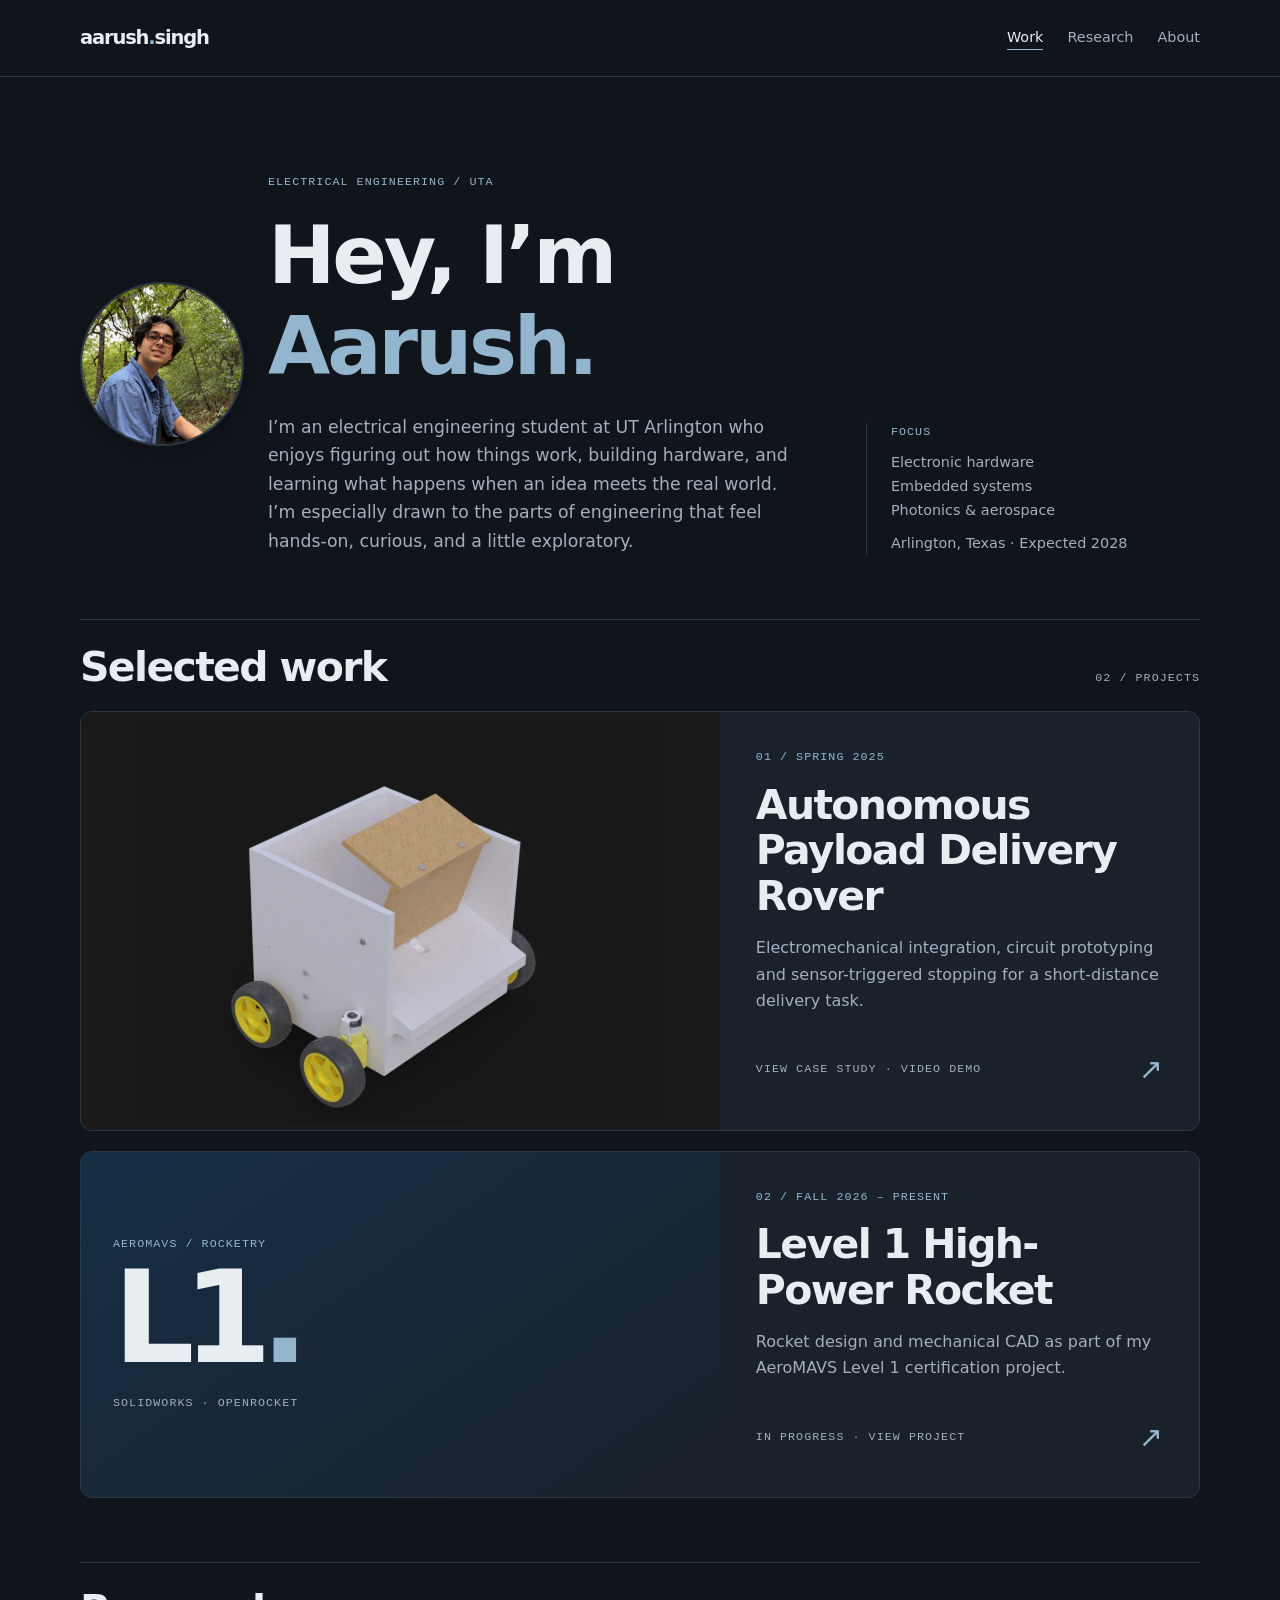
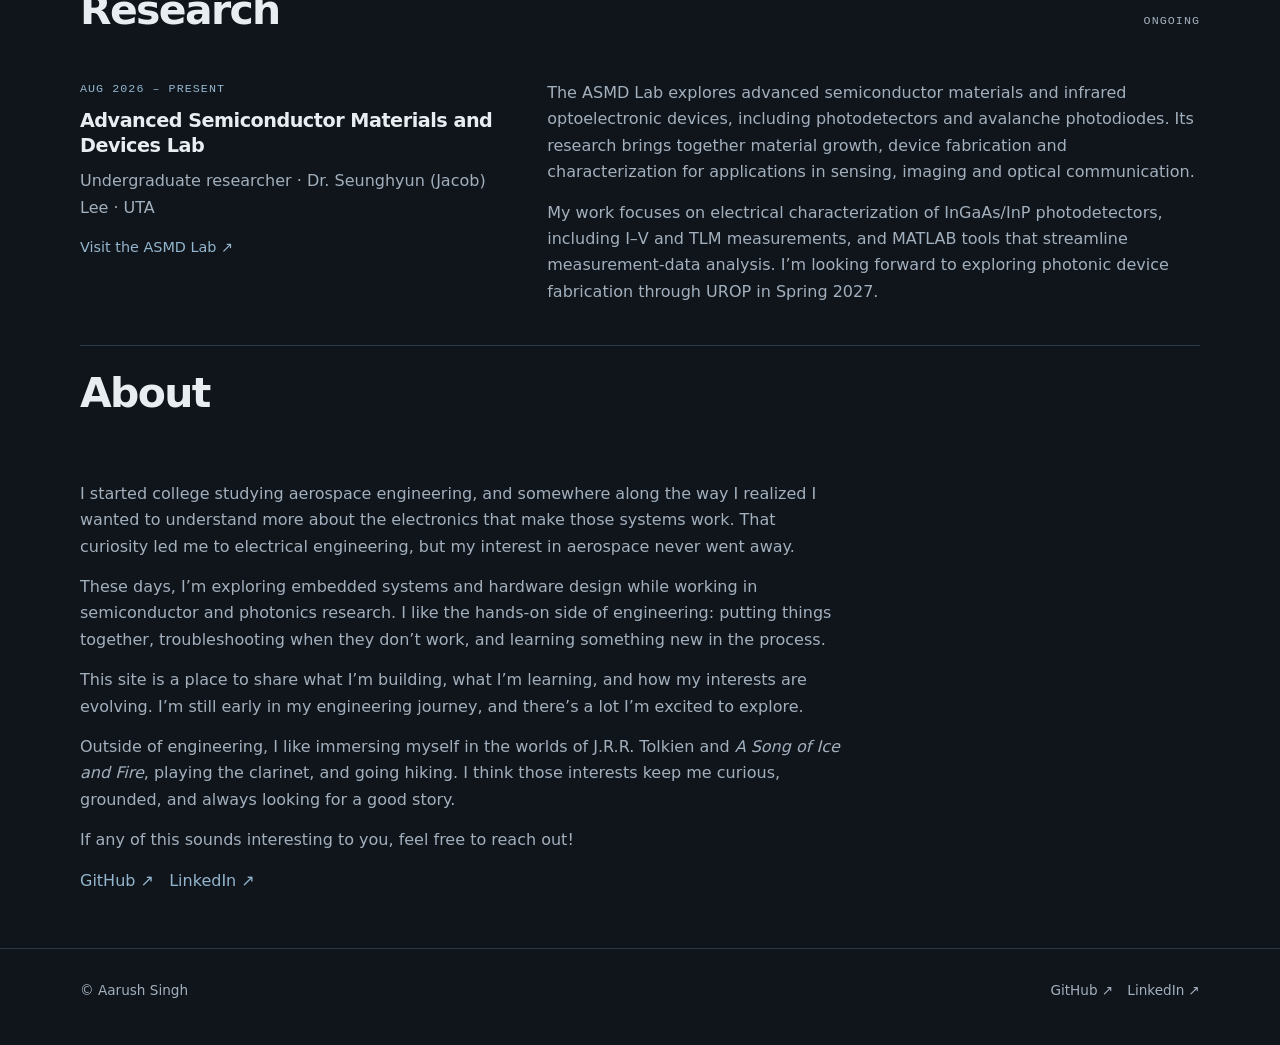
<file: index.html>
<!doctype html><html lang="en"><head><meta charset="utf-8"><meta name="viewport" content="width=device-width,initial-scale=1"><meta name="description" content="Aarush Singh — electrical engineering student, embedded hardware and semiconductor research."><title>Aarush Singh — Engineering Portfolio</title><link rel="stylesheet" href="styles.css"><script src="site.js" defer></script></head><body><a href="#main" class="skip">Skip to content</a><header class="header"><div class="wrap"><a class="brand" href="#home">aarush<b>.</b>singh</a><nav aria-label="Main navigation"><a href="#work">Work</a><a href="#research">Research</a><a href="#about">About</a></nav></div></header><main id="main"><div class="wrap view" id="home-view"><section class="intro"><div class="intro-main"><div class="profile-wrap"><img class="profile-photo" src="profile-picture.webp" alt="Portrait of Aarush Singh sitting outdoors among trees"></div><div><div class="eyebrow">Electrical engineering / UTA</div><h1>Hey, I’m <span>Aarush.</span></h1><p>I’m an electrical engineering student at UT Arlington who enjoys figuring out how things work, building hardware, and learning what happens when an idea meets the real world. I’m especially drawn to the parts of engineering that feel hands-on, curious, and a little exploratory.</p></div></div><aside class="intro-aside"><div class="label">Focus</div><p>Electronic hardware<br>Embedded systems<br>Photonics &amp; aerospace</p><p>Arlington, Texas · Expected 2028</p></aside></section><section id="work"><div class="section-head"><h2>Selected work</h2><span class="mono">02 / Projects</span></div><a class="work-card" href="#rover"><div class="work-image"><img src="rover-hero.webp" alt="Original SolidWorks isometric render of the rover, with white chassis, yellow wheels and wooden payload door"></div><div class="work-copy"><div><div class="eyebrow">01 / Spring 2025</div><h2>Autonomous Payload Delivery Rover</h2><p>Electromechanical integration, circuit prototyping and sensor-triggered stopping for a short-distance delivery task.</p></div><div class="footrow"><span class="mono muted">View case study · Video demo</span><span class="arrow" aria-hidden="true">↗</span></div></div></a><a class="work-card" href="l1.html" style="margin-top:20px;min-height:245px"><div class="work-image" style="background:linear-gradient(145deg,#162e45,#19212a);padding:32px;align-content:center;justify-items:start"><div class="eyebrow">AeroMAVS / Rocketry</div><div style="font-size:clamp(4rem,12vw,8rem);font-weight:600;letter-spacing:-.09em;line-height:1;color:#e8edf2">L1<span style="color:#93b6ce">.</span></div><div class="mono" style="color:#a2afbd;margin-top:12px">SolidWorks · OpenRocket</div></div><div class="work-copy"><div><div class="eyebrow">02 / Fall 2026 – Present</div><h2>Level 1 High-Power Rocket</h2><p>Rocket design and mechanical CAD as part of my AeroMAVS Level 1 certification project.</p></div><div class="footrow"><span class="mono muted">In progress · View project</span><span class="arrow" aria-hidden="true">↗</span></div></div></a></section><section id="research" style="margin-top:64px"><div class="section-head"><h2>Research</h2><span class="mono">Ongoing</span></div><div class="research-row"><div><div class="eyebrow">Aug 2026 – Present</div><h3>Advanced Semiconductor Materials and Devices Lab</h3><p>Undergraduate researcher · Dr. Seunghyun (Jacob) Lee · UTA</p><a class="text-link" href="https://leegroup.uta.edu/">Visit the ASMD Lab ↗</a></div><div class="research-copy"><p>The ASMD Lab explores advanced semiconductor materials and infrared optoelectronic devices, including photodetectors and avalanche photodiodes. Its research brings together material growth, device fabrication and characterization for applications in sensing, imaging and optical communication.</p><p>My work focuses on electrical characterization of InGaAs/InP photodetectors, including I–V and TLM measurements, and MATLAB tools that streamline measurement-data analysis. I’m looking forward to exploring photonic device fabrication through UROP in Spring 2027.</p></div></div></section><section id="about"><div class="section-head"><h2>About</h2></div><div class="about"><p>I started college studying aerospace engineering, and somewhere along the way I realized I wanted to understand more about the electronics that make those systems work. That curiosity led me to electrical engineering, but my interest in aerospace never went away.</p><p>These days, I’m exploring embedded systems and hardware design while working in semiconductor and photonics research. I like the hands-on side of engineering: putting things together, troubleshooting when they don’t work, and learning something new in the process.</p><p>This site is a place to share what I’m building, what I’m learning, and how my interests are evolving. I’m still early in my engineering journey, and there’s a lot I’m excited to explore.</p><p>Outside of engineering, I like immersing myself in the worlds of J.R.R. Tolkien and <em>A Song of Ice and Fire</em>, playing the clarinet, and going hiking. I think those interests keep me curious, grounded, and always looking for a good story.</p><p>If any of this sounds interesting to you, feel free to reach out!</p><p><a href="https://github.com/thedeepcalls">GitHub ↗</a> &nbsp; <a href="https://www.linkedin.com/in/aarush-singh-802641325/">LinkedIn ↗</a></p></div></section></div><article class="wrap view" id="rover-view" hidden><a href="#work" class="back">← Selected work</a><header class="project-head"><div><div class="eyebrow">Project 01 / Electromechanical systems</div><h1>Autonomous Payload Delivery Rover</h1></div><p>Electrical design and hardware integration for a four-person undergraduate engineering design project.</p></header><figure><div class="hero"><button class="media-button" type="button" aria-label="Enlarge original rover render"><img src="rover-hero.webp" alt="Original SolidWorks Visualize isometric render of rover"></button></div><figcaption class="hero-caption">SolidWorks render · Spring 2025</figcaption></figure><dl class="meta"><div><dt>Timeline</dt><dd>Spring 2025</dd></div><div><dt>Role</dt><dd>Electrical design &amp; integration</dd></div><div><dt>Context</dt><dd>MAE 1351 · UTA</dd></div><div><dt>Status</dt><dd>Completed</dd></div></dl><section class="case-section video-section" id="demo"><div class="label">Prototype demo</div><div class="content"><h2>See the rover in action.</h2><div class="video-layout"><figure class="video-frame"><video controls playsinline preload="metadata" poster="rover-video-poster.webp" aria-label="Original video of the rover transporting a tennis ball and releasing it into the aluminum tray"><source src="rover-demo.mp4" type="video/mp4">Your browser does not support embedded video. <a href="rover-demo.mp4">Open the demonstration video</a>.</video><figcaption>Rover demonstration · Spring 2025</figcaption></figure><div class="video-copy"><p>The rover carries the tennis ball toward the aluminum receiving tray, stops alongside it, and actuates the release mechanism. The ball is visible in the tray at the end of the clip.</p></div></div></div></section><section class="case-section"><div class="label">01 / Objective</div><div class="content"><h2>A five-foot delivery task.</h2><p>Our four-person team was tasked with developing an autonomous rover to transport a tennis ball five feet and deposit it into an aluminum receiving tray. The design combined a motorized chassis, embedded control electronics and a servo-actuated payload release mechanism.</p><p><strong>My contributions:</strong> CAD assembly drawings, hardware prototyping, breadboarding, wiring, and integration of the electronic components into the mechanical structure.</p><div class="gallery"><figure><button type="button" class="media-button" aria-label="Enlarge Front CAD render of rover"><img src="rover-front.webp" alt="Front CAD render of rover" loading="lazy"></button><figcaption>Front view</figcaption></figure><figure><button type="button" class="media-button" aria-label="Enlarge Photograph of assembled rover with wooden overhang"><img src="rover-prototype.webp" alt="Photograph of assembled rover with wooden overhang" loading="lazy"></button><figcaption>Assembled rover</figcaption></figure></div></div></section><section class="case-section"><div class="label">02 / Design</div><div class="content"><h2>Mechanical packaging meets embedded control.</h2><p>The team's rotating trapdoor was inspired by a gumball-machine mechanism, with an added overhang to help retain the ball. Commercially available control electronics and motors were integrated into the chassis.</p><div class="diagram"><div class="label">System overview</div><svg viewBox="0 0 640 265" role="img" aria-label="Functional block diagram of the rover"><defs><marker id="arr" markerWidth="7" markerHeight="7" refX="6" refY="3" orient="auto"><path d="M0 0L6 3L0 6Z" fill="#93b6ce"/></marker></defs><g fill="none" stroke="#93b6ce" stroke-width="2" marker-end="url(#arr)"><path d="M320 55V91"/><path d="M320 55V72H522V91"/><path d="M403 116H445"/><path d="M522 141V195"/><path d="M320 141V195"/><path d="M185 116H235" stroke-dasharray="5 5"/></g><g fill="#233443" stroke="#4a657a"><rect x="244" y="10" width="152" height="45" rx="6"/><rect x="235" y="91" width="168" height="50" rx="6"/><rect x="445" y="91" width="154" height="50" rx="6"/><rect x="445" y="195" width="154" height="45" rx="6"/><rect x="244" y="195" width="152" height="45" rx="6"/><rect x="24" y="91" width="161" height="50" rx="6"/></g><g font-family="system-ui,sans-serif" fill="#e8edf2" font-size="15" text-anchor="middle"><text x="320" y="38">Battery supply</text><text x="319" y="121">UNO R3 controller</text><text x="522" y="121">Motor driver</text><text x="522" y="223">DC motors</text><text x="320" y="223">SG90 servo</text><text x="104" y="121">Tray sensor</text></g></svg></div><div class="parts"><div>ELEGOO UNO R3<span>Arduino-compatible controller</span></div><div>L293D<span>Motor-driver component listed in BOM</span></div><div>SG90 micro servo<span>Payload release</span></div><div>DC geared motors<span>Locomotion</span></div></div><div class="gallery"><figure><button type="button" class="media-button" aria-label="Enlarge Exploded assembly drawing of rover components"><img src="rover-exploded.webp" alt="Exploded assembly drawing of rover components" loading="lazy"></button><figcaption>Exploded assembly</figcaption></figure><figure><button type="button" class="media-button" aria-label="Enlarge SolidWorks motion animation frame showing rover and payload"><img src="rover-motion.webp" alt="SolidWorks motion animation frame showing rover and payload" loading="lazy"></button><figcaption>SolidWorks motion study</figcaption></figure></div></div></section><section class="case-section"><div class="label">03 / Iteration</div><div class="content"><h2>Making the hardware work together.</h2><p>We ran into battery problems, wiring issues and poor-quality 3D prints. A lot of my time went into getting the electronics and mechanical assembly to work together.</p><p>Shortly before the final demonstration, the team added a photosensor to detect the aluminum tray at approximately 5 cm and trigger stopping.</p></div></section><section class="case-section"><div class="label">04 / Outcome</div><div class="content"><h2>Successful final demonstration.</h2><div class="results"><strong>Primary delivery objective fulfilled.</strong><p>The rover successfully transported the tennis ball five feet and deposited it into the aluminum tray during our final demonstration.</p></div><figure><button type="button" class="media-button" aria-label="Enlarge Original rover operation photograph showing the tennis ball and aluminum tray"><img src="rover-demonstration.webp" alt="Original rover operation photograph showing the tennis ball and aluminum tray" loading="lazy"></button><figcaption>Rover during testing</figcaption></figure><p>This project taught me how much reliable wiring, power delivery and mechanical fit matter when building a working system. If I were to revisit the design, I would improve the power supply and test the stopping mechanism more systematically.</p></div></section><p><a class="text-link" href="https://drive.google.com/drive/folders/1F-TCl2GVPAhaGLqkliE-ZPLOh6j0Oy-0?usp=sharing" target="_blank" rel="noopener noreferrer">View project files on Google Drive ↗</a></p><a class="back" href="#work">← Return to selected work</a></article></main><footer><div class="wrap"><span>© Aarush Singh</span><div><a href="https://github.com/thedeepcalls">GitHub ↗</a><a href="https://www.linkedin.com/in/aarush-singh-802641325/">LinkedIn ↗</a></div></div></footer><dialog aria-label="Expanded project image"><button type="button" aria-label="Close image">Close ×</button><figure><img alt=""><figcaption></figcaption></figure></dialog></body></html>
</file>
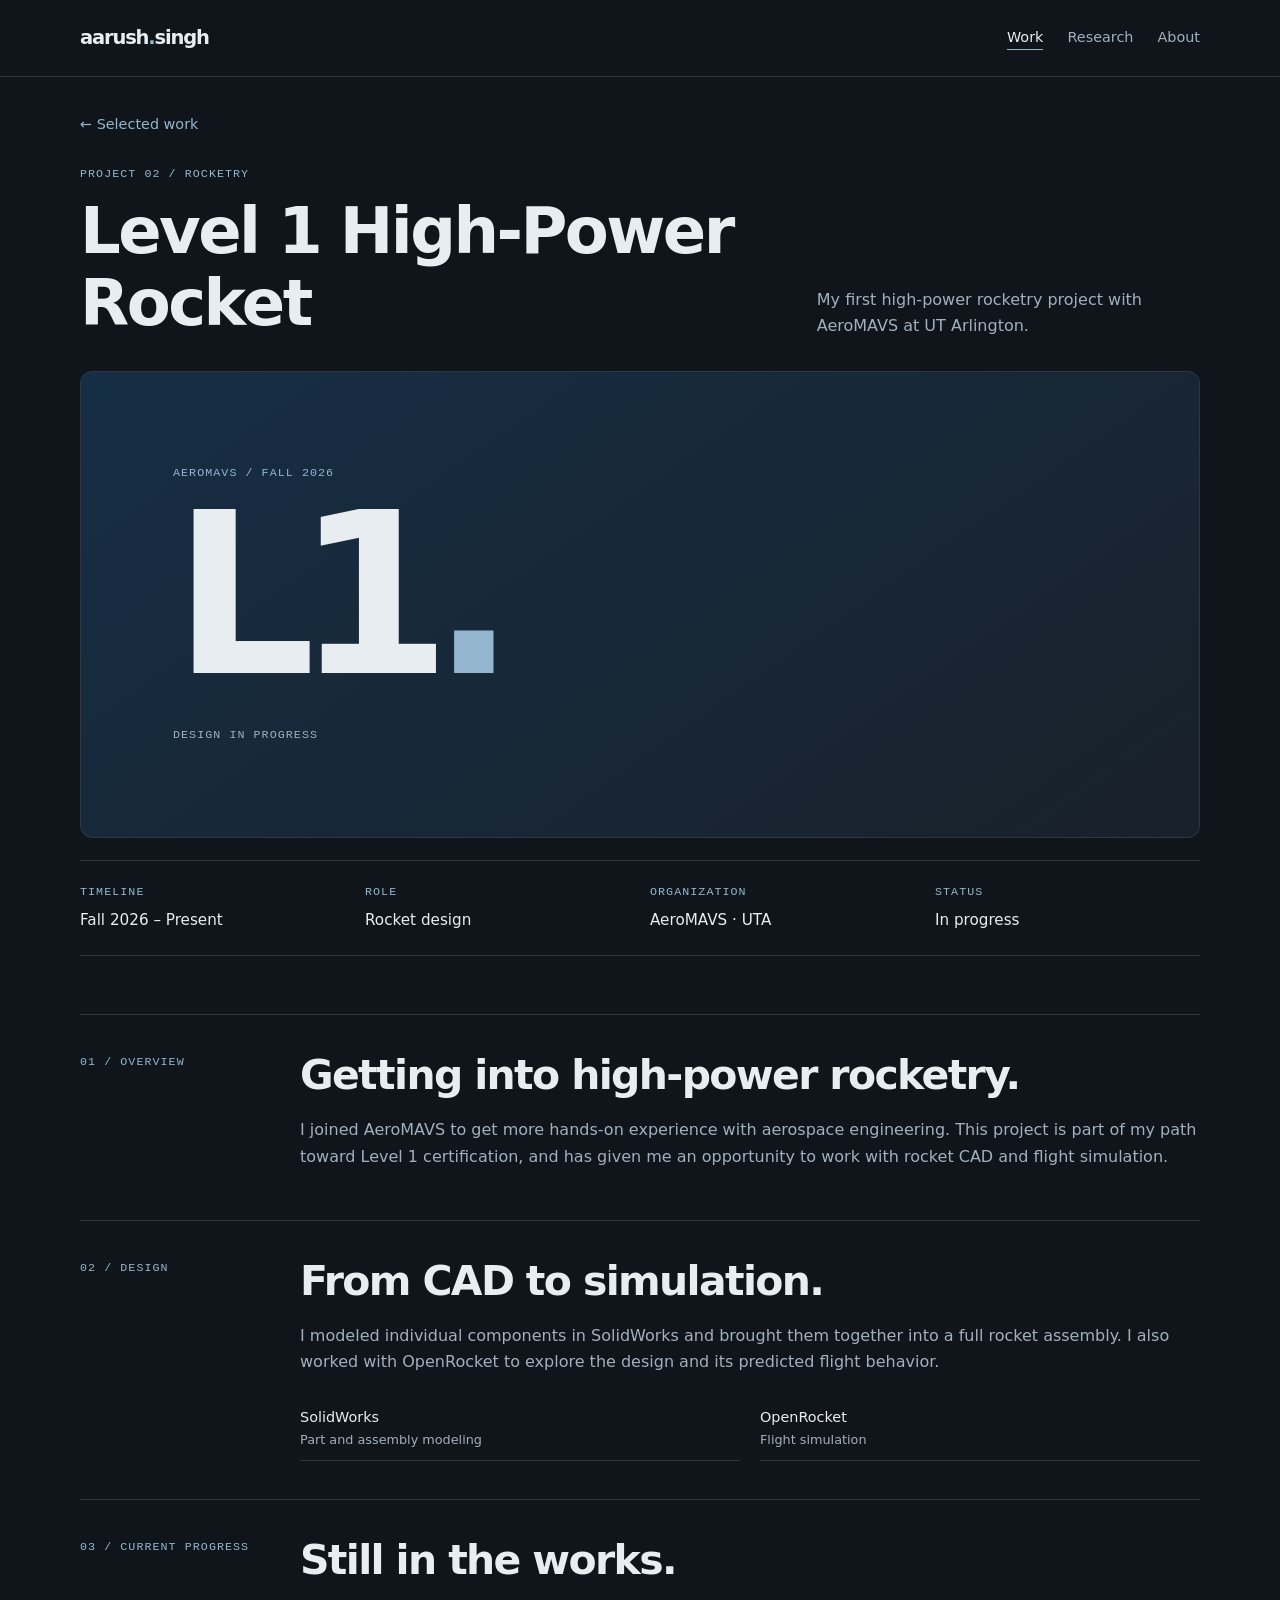
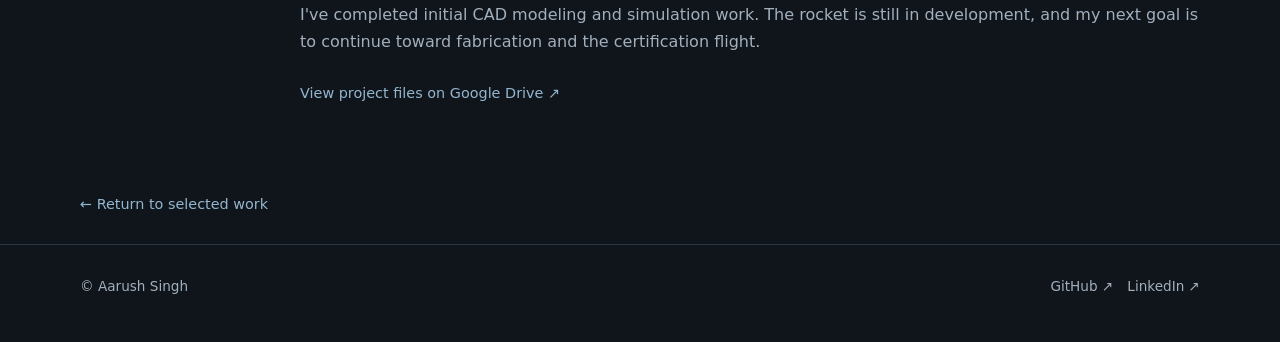
<file: l1.html>
<!doctype html>
<html lang="en"><head><meta charset="utf-8"><meta name="viewport" content="width=device-width,initial-scale=1"><meta name="description" content="Aarush Singh's Level 1 high-power rocketry project with AeroMAVS."><title>Level 1 High-Power Rocket — Aarush Singh</title><link rel="stylesheet" href="styles.css"></head>
<body><a href="#main" class="skip">Skip to content</a><header class="header"><div class="wrap"><a class="brand" href="index.html#home">aarush<b>.</b>singh</a><nav aria-label="Main navigation"><a href="index.html#work" aria-current="page">Work</a><a href="index.html#research">Research</a><a href="index.html#about">About</a></nav></div></header>
<main id="main"><article class="wrap"><a href="index.html#work" class="back">← Selected work</a><header class="project-head"><div><div class="eyebrow">Project 02 / Rocketry</div><h1>Level 1 High-Power Rocket</h1></div><p>My first high-power rocketry project with AeroMAVS at UT Arlington.</p></header>
<div class="hero" style="background:linear-gradient(145deg,#162e45,#19212a);padding:clamp(32px,8vw,92px);display:block"><div class="eyebrow">AeroMAVS / Fall 2026</div><div style="font-size:clamp(6rem,22vw,14rem);font-weight:600;letter-spacing:-.09em;line-height:1;color:#e8edf2">L1<span style="color:#93b6ce">.</span></div><div class="mono" style="color:#a2afbd;margin-top:18px">Design in progress</div></div>
<dl class="meta"><div><dt>Timeline</dt><dd>Fall 2026 – Present</dd></div><div><dt>Role</dt><dd>Rocket design</dd></div><div><dt>Organization</dt><dd>AeroMAVS · UTA</dd></div><div><dt>Status</dt><dd>In progress</dd></div></dl>
<section class="case-section"><div class="label">01 / Overview</div><div class="content"><h2>Getting into high-power rocketry.</h2><p>I joined AeroMAVS to get more hands-on experience with aerospace engineering. This project is part of my path toward Level 1 certification, and has given me an opportunity to work with rocket CAD and flight simulation.</p></div></section>
<section class="case-section"><div class="label">02 / Design</div><div class="content"><h2>From CAD to simulation.</h2><p>I modeled individual components in SolidWorks and brought them together into a full rocket assembly. I also worked with OpenRocket to explore the design and its predicted flight behavior.</p><div class="parts"><div>SolidWorks<span>Part and assembly modeling</span></div><div>OpenRocket<span>Flight simulation</span></div></div></div></section>
<section class="case-section"><div class="label">03 / Current progress</div><div class="content"><h2>Still in the works.</h2><p>I've completed initial CAD modeling and simulation work. The rocket is still in development, and my next goal is to continue toward fabrication and the certification flight.</p><p><a class="text-link" href="https://drive.google.com/drive/folders/1e9GGyXuL_bsAs60a1AnR87_nP23xZADe?usp=sharing" target="_blank" rel="noopener noreferrer">View project files on Google Drive ↗</a></p></div></section><a href="index.html#work" class="back">← Return to selected work</a></article></main>
<footer><div class="wrap"><span>© Aarush Singh</span><div><a href="https://github.com/thedeepcalls">GitHub ↗</a><a href="https://www.linkedin.com/in/aarush-singh-802641325/">LinkedIn ↗</a></div></div></footer></body></html>
</file>
<file: styles.css>
:root{color-scheme:dark;--bg:#10151b;--panel:#19212a;--ink:#e8edf2;--muted:#a2afbd;--blue:#93b6ce;--line:#2c3945;--max:1120px}*{box-sizing:border-box}html{scroll-behavior:smooth}body{margin:0;background:var(--bg);color:var(--ink);font:16px/1.65 system-ui,-apple-system,BlinkMacSystemFont,"Segoe UI",sans-serif}a{color:inherit;text-decoration:none}a:hover{color:var(--blue)}a:focus-visible,button:focus-visible{outline:2px solid var(--blue);outline-offset:5px}button{font:inherit}img{display:block;max-width:100%;height:auto}h1,h2,h3,p,figure{margin:0}h1,h2,h3{line-height:1.12;letter-spacing:-.04em}h1{font-size:clamp(2.6rem,6.3vw,5.6rem);font-weight:600}h2{font-size:clamp(1.65rem,3.2vw,2.6rem);font-weight:580}h3{font-size:1.2rem;letter-spacing:-.025em}.wrap{width:min(var(--max),calc(100% - 64px));margin-inline:auto}.mono,.eyebrow,.meta dt,.label{font-family:ui-monospace,SFMono-Regular,Consolas,monospace;font-size:.73rem;letter-spacing:.09em;text-transform:uppercase}.eyebrow,.label{color:var(--blue)}.muted,figcaption{color:var(--muted)}.header{border-bottom:1px solid var(--line)}.header .wrap{display:flex;justify-content:space-between;align-items:center;gap:24px;min-height:76px}.brand{font-size:1.22rem;font-weight:650;letter-spacing:-.06em}.brand b{color:var(--blue)}nav{display:flex;align-items:center;gap:24px;font-size:.9rem;color:var(--muted)}nav a[aria-current=page]{color:var(--ink);border-bottom:1px solid var(--blue)}.skip{position:absolute;top:-60px;left:20px;background:var(--ink);color:var(--bg);padding:8px}.skip:focus{top:8px}.intro{padding:96px 0 64px;display:grid;grid-template-columns:1.5fr .7fr;gap:70px;align-items:end}.intro h1{margin:18px 0 22px}.intro h1 span{display:block;color:var(--blue)}.intro p{color:var(--muted);max-width:640px;font-size:1.08rem}.intro-aside{border-left:1px solid var(--line);padding:0 0 0 24px}.intro-aside p{font-size:.9rem;margin-top:9px}.section-head{display:flex;align-items:baseline;justify-content:space-between;gap:16px;border-top:1px solid var(--line);padding:25px 0 20px}.section-head span{color:var(--muted)}.work-card{display:grid;grid-template-columns:1.2fr .9fr;min-height:370px;background:var(--panel);border:1px solid var(--line);border-radius:12px;overflow:hidden;transition:border-color .2s,transform .2s}.work-card:hover{border-color:var(--blue);transform:translateY(-2px);color:inherit}.work-image{background:#1a1a1a;display:grid;place-items:center}.work-image img{width:100%;max-height:405px;object-fit:contain}.work-copy{display:flex;flex-direction:column;justify-content:space-between;gap:32px;padding:36px}.work-copy h2{margin:15px 0}.work-copy p{color:var(--muted)}.arrow{font-size:1.8rem;color:var(--blue)}.footrow{display:flex;justify-content:space-between;align-items:center;gap:16px}.research-row{padding:26px 0 40px;display:grid;grid-template-columns:1fr 1.5fr;gap:32px}.research-row p{color:var(--muted)}.about{padding:30px 0 54px;max-width:760px}.about p{margin-top:14px;color:var(--muted)}footer{border-top:1px solid var(--line);padding:30px 0 44px;color:var(--muted);font-size:.85rem}footer .wrap{display:flex;justify-content:space-between;gap:20px;flex-wrap:wrap}footer a{margin-left:14px}.back{display:inline-block;color:var(--blue);margin:36px 0 28px;font-size:.9rem}.project-head{display:grid;grid-template-columns:1fr .55fr;gap:40px;align-items:end;padding:0 0 32px}.project-head h1{font-size:clamp(2.6rem,5vw,4.4rem);margin:12px 0 0}.project-head p{color:var(--muted)}.hero{background:#1a1a1a;border:1px solid var(--line);border-radius:12px;overflow:hidden;display:grid;place-items:center;position:relative}.hero img{max-height:540px;width:100%;object-fit:contain}.hero-caption{padding:10px 0;font-size:.85rem;color:var(--muted)}.meta{display:grid;grid-template-columns:repeat(4,1fr);gap:20px;margin:22px 0 58px;padding:22px 0;border-block:1px solid var(--line)}.meta dt{color:var(--blue)}.meta dd{margin:6px 0 0;font-size:.95rem}.case-section{display:grid;grid-template-columns:180px 1fr;gap:40px;padding:38px 0;border-top:1px solid var(--line)}.case-section .content{min-width:0;max-width:900px}.case-section h2{margin-bottom:18px}.case-section p{color:var(--muted);margin:12px 0}.case-section p strong{color:var(--ink)}.gallery{display:grid;grid-template-columns:1fr 1fr;gap:18px;margin-top:24px}.gallery figure{min-width:0}.gallery img{width:100%;aspect-ratio:4/3;object-fit:contain;background:#19212a;border-radius:7px;border:1px solid var(--line)}figcaption{font-size:.8rem;margin-top:7px}.diagram{padding:20px;background:var(--panel);border:1px solid var(--line);border-radius:10px;margin-top:20px}.diagram svg{width:100%;height:auto;display:block}.parts{display:grid;grid-template-columns:1fr 1fr;gap:0 20px;margin-top:20px}.parts div{padding:10px 0;border-bottom:1px solid var(--line);font-size:.9rem}.parts span{display:block;color:var(--muted);font-size:.8rem}.results{border-left:2px solid var(--blue);padding-left:20px;margin:22px 0}.results strong{font-size:1.25rem}.note{font-size:.88rem;color:var(--muted);padding:13px 15px;background:var(--panel);border-radius:6px}.media-button{display:block;width:100%;border:0;padding:0;background:none;cursor:zoom-in}.media-button:hover img{border-color:var(--blue)}dialog{background:var(--panel);color:var(--ink);border:1px solid var(--line);border-radius:12px;width:min(95vw,1000px);max-height:95vh;padding:16px}dialog::backdrop{background:#000b}dialog img{max-height:75vh;margin:auto;object-fit:contain}dialog button{float:right;border:1px solid var(--line);border-radius:6px;background:var(--bg);color:var(--ink);padding:4px 12px;cursor:pointer}dialog figcaption{clear:both}.draft{color:var(--muted);font-size:.76rem}.view[hidden]{display:none!important}@media(max-width:720px){.wrap{width:calc(100% - 32px)}.header .wrap{min-height:64px;gap:12px}.brand{font-size:1.05rem}nav{gap:12px;font-size:.8rem}.intro{padding:56px 0 40px;grid-template-columns:1fr;gap:24px}.intro-aside{padding-left:16px}.work-card,.project-head,.research-row,.case-section{grid-template-columns:1fr;gap:18px}.work-copy{padding:24px}.work-image img{max-height:300px}.meta{grid-template-columns:1fr 1fr;margin-bottom:30px}.case-section{padding:28px 0}.gallery{gap:12px}.project-head{padding-bottom:22px}.hero img{max-height:380px}.parts{grid-template-columns:1fr}.section-head{align-items:center}.section-head h2{font-size:1.55rem}}@media(prefers-reduced-motion:reduce){html{scroll-behavior:auto}*,*::before,*::after{transition:none!important}}
.research-row h3{margin:10px 0 9px;line-height:1.3}.research-copy p+p{margin-top:14px}.text-link{display:inline-block;color:var(--blue);font-size:.9rem;margin-top:15px;text-underline-offset:4px}.text-link:hover{text-decoration:underline}.research-copy .research-note{font-size:.82rem;color:var(--muted)}.about a{color:var(--blue);text-underline-offset:4px}.about a:hover{text-decoration:underline}

.intro-main{display:grid;grid-template-columns:auto 1fr;gap:24px;align-items:center}.profile-wrap{width:164px;aspect-ratio:1;border-radius:50%;overflow:hidden;border:2px solid var(--line);background:var(--panel);flex-shrink:0;box-shadow:0 10px 30px rgba(0,0,0,.18)}.profile-photo{width:100%;height:100%;object-fit:cover;object-position:center 28%}.about p em{font-style:italic}@media(max-width:720px){.intro-main{grid-template-columns:1fr}.profile-wrap{width:124px}}

.profile-photo{object-position:center}.video-layout{display:grid;grid-template-columns:minmax(190px,300px) minmax(0,1fr);align-items:center;gap:32px;margin-top:24px}.video-frame{min-width:0}.video-frame video{display:block;width:100%;aspect-ratio:9/16;max-height:540px;object-fit:contain;background:#090d12;border:1px solid var(--line);border-radius:12px}.video-copy p:first-child{color:var(--ink);font-size:1.1rem}.video-copy p+p{font-size:.9rem}.video-section{padding-top:28px}@media(max-width:720px){.video-layout{grid-template-columns:1fr;gap:14px}.video-frame{width:min(100%,290px);margin-inline:auto}.intro-main{grid-template-columns:1fr}.intro .profile-wrap{width:132px}}
</file>
